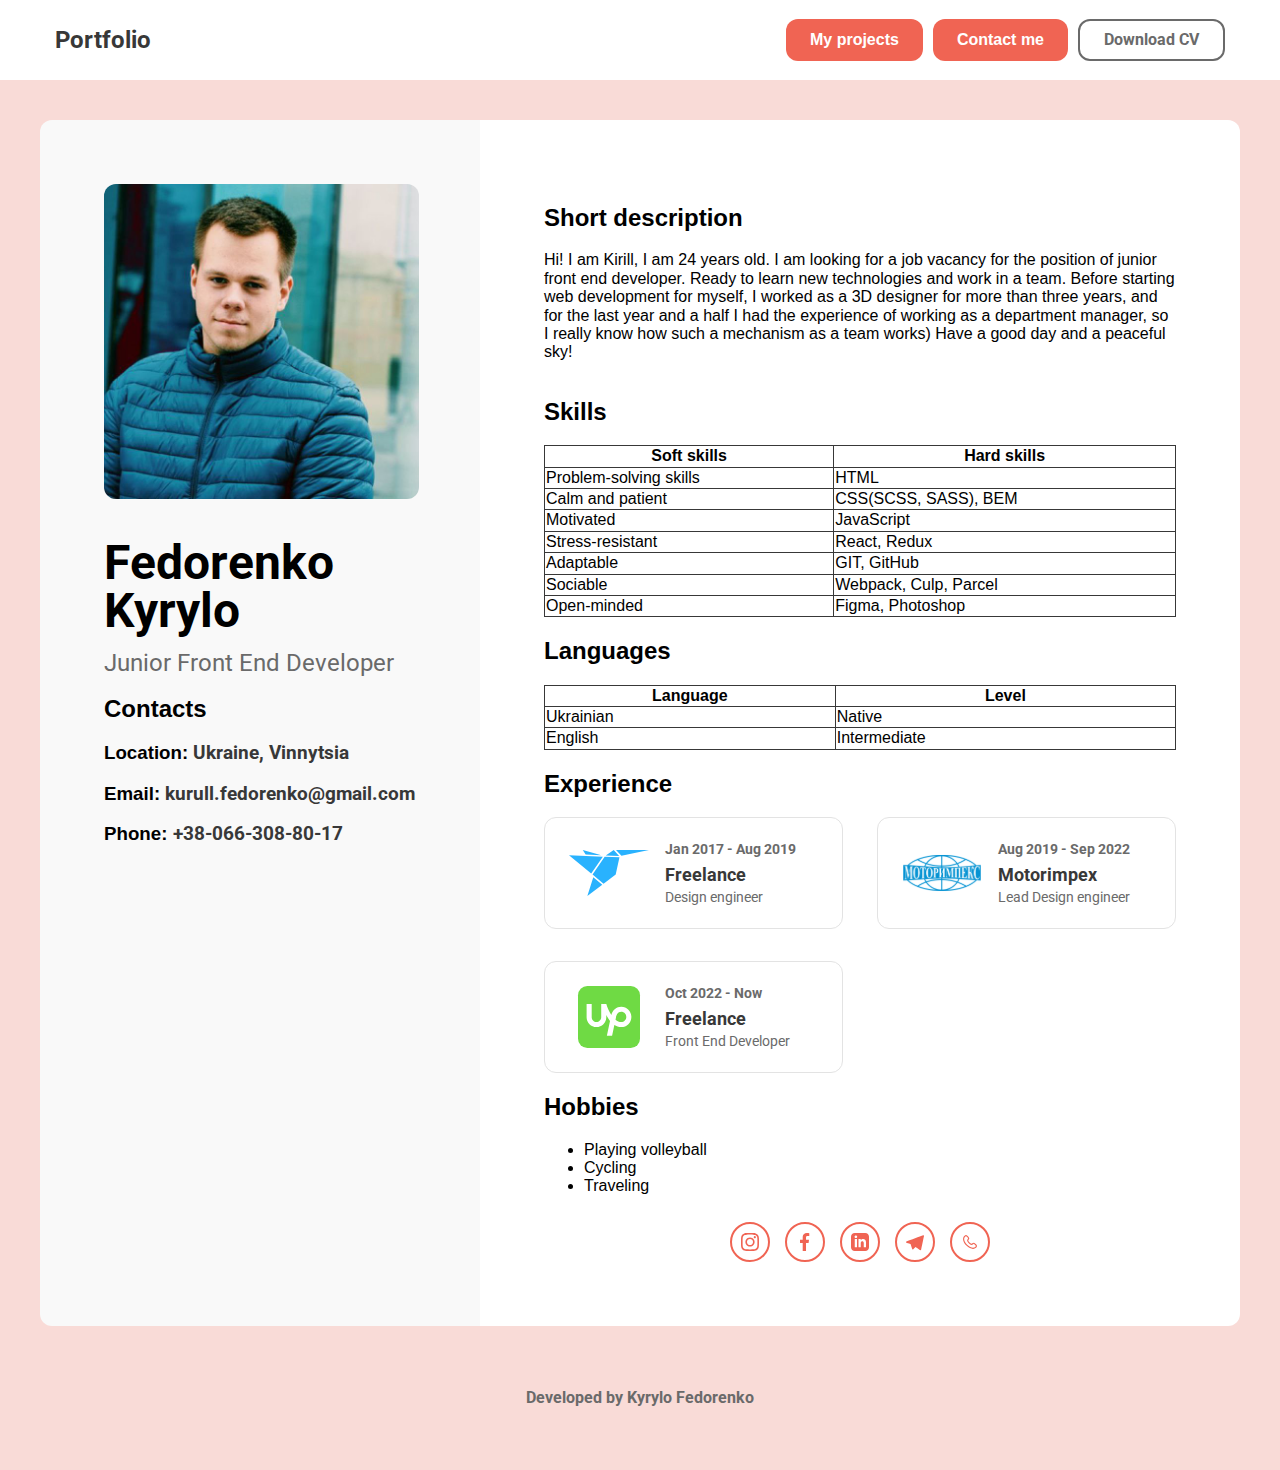
<file: index.html>
<!DOCTYPE html>
<html lang="en">

<head>
	<meta charset="UTF-8" />
	<meta http-equiv="X-UA-Compatible" content="IE=edge" />
	<meta name="viewport" content="width=device-width, initial-scale=1.0" />
	<title>Portfolio</title>

	<!-- CSS imports -->
	<!-- normalize.css must be located at the very beginning of CSS imports list -->
	<link rel="stylesheet" href="assets/css/normalize.css" />
	<link rel="stylesheet" href="assets/css/main.css" />
	<!-- Components styles -->
	<link rel="stylesheet" href="components/page/index.css" />
	<link rel="stylesheet" href="components/header/index.css" />
	<link rel="stylesheet" href="components/content/index.css" />
	<link rel="stylesheet" href="components/avatar/index.css" />
	<link rel="stylesheet" href="components/button/index.css" />
	<link rel="stylesheet" href="components/form/index.css" />
	<link rel="stylesheet" href="components/footer/index.css" />
	<link rel="stylesheet" href="components/link/index.css" />
	<link rel="stylesheet" href="components/card/index.css" />
	<link rel="stylesheet" href="components/modal/index.css" />
	<link rel="stylesheet" href="components/project_card/index.css" />
</head>

<body>
	<!-- Q: Why we don't use all content just inside the body? Why we need this <div> wrapper? -->
	<!-- A: The <body> is just a canvas for us here. And the <div> is used as abstract layer for positioning & stylization ALL THE CONTENT relatively to the body -->
	<div class="page">
		<!-- Header -->
		<header class="header">
			<div class="container header__container">
				<div class="header__page-name">Portfolio</div>

				<!-- Navigation bar -->
				<nav class="header__navigation">
					<ul class="header__navigation-list">
						<li class="header__navigation-list-item">
							<button data-modal='projects' class="button button_primary">
								<span class="button__text">My projects</span>
							</button>
						</li>
						<li class="header__navigation-list-item">
							<button data-modal='social' class="button button_primary">
								<span class="button__text">Contact me</span>
							</button>
						</li>
						<li class="header__navigation-list-item">
							<a class="link" download href="assets/pdf/Kyrylo_Fedorenko.pdf" target="_blank">
								<button class="button button_secondary">
									<span class="button__text">Download CV</span>
								</button>
							</a>
						</li>
					</ul>
				</nav>

			</div>
		</header>
		<!-- Content -->
		<main class="content">
			<div class="container">
				<div class="content-holder">
					<!-- Content aside -->
					<aside class="content-aside">
						<!-- Avatar -->
						<div class="content-aside__avatar">
							<div class="avatar__wrapper">
								<img class="avatar" src="assets/img/avatar_2.jpg" alt="avatar" />
							</div>
						</div>
						<div class="content-aside__name">
							Fedorenko Kyrylo
						</div>
						<div class="content-aside__job-position">
							<span class="job-position">Junior Front End Developer</span>
						</div>
						<div class="content-aside__contacts">
							<h2 class="contacts__title">Contacts</h2>
							<div class="contacts__item">
								<h3>Location: <a class="link" target="_blank"
										href="https://www.google.com/maps/place/%D0%92%D1%96%D0%BD%D0%BD%D0%B8%D1%86%D1%8F,+%D0%92%D1%96%D0%BD%D0%BD%D0%B8%D1%86%D1%8C%D0%BA%D0%B0+%D0%BE%D0%B1%D0%BB%D0%B0%D1%81%D1%82%D1%8C,+%D0%A3%D0%BA%D1%80%D0%B0%D1%97%D0%BD%D0%B0,+21000/@49.2346493,28.3295511,11z/data=!3m1!4b1!4m5!3m4!1s0x472d5b65195a6489:0xcbd4e159eedd74fe!8m2!3d49.233083!4d28.4682169">Ukraine,
										Vinnytsia</a></h3>
								<h3>Email: <a class="link"
										href="mailto:kurull.fedorenko@gmail.com">kurull.fedorenko@gmail.com</a></h3>
								<h3>Phone: <a class="link" href="tel:+380663088017">+38-066-308-80-17</a></h3>
							</div>

						</div>
					</aside>

					<!-- Content main -->
					<main class="content-main">
						<section class="short-description-section">
							<h2>Short description</h2>
							<p>
								Hi! I am Kirill, I am 24 years old. I am looking for a job vacancy for the position of
								junior front end developer. Ready to learn new technologies and work in a team. Before starting
								web development for myself, I worked as a 3D designer for more than three years, and for the
								last year and a half I had the experience of working as a department manager, so I really know
								how such a mechanism as a team works) Have a good day and a peaceful sky!
							</p>
						</section>

						<section class="skills-section">
							<h2>Skills</h2>
							<table class="skills-table">
								<thead>
									<tr>
										<th>Soft skills</th>
										<th>Hard skills</th>
									</tr>
								</thead>
								<tbody>
									<tr>
										<td>Problem-solving skills</td>
										<td>HTML</td>
									</tr>
									<tr>
										<td>Calm and patient</td>
										<td>CSS(SCSS, SASS), BEM</td>
									</tr>
									<tr>
										<td>Motivated</td>
										<td>JavaScript</td>
									</tr>
									<tr>
										<td>Stress-resistant</td>
										<td>React, Redux</td>
									</tr>
									<tr>
										<td>Adaptable</td>
										<td>GIT, GitHub</td>
									</tr>
									<tr>
										<td>Sociable</td>
										<td>Webpack, Culp, Parcel</td>
									</tr>
									<tr>
										<td>Open-minded</td>
										<td>Figma, Photoshop</td>
									</tr>
								</tbody>
							</table>
						</section>

						<section class="skills-section">
							<h2>Languages</h2>
							<table class="skills-table">
								<thead>
									<tr>
										<th>Language</th>
										<th>Level</th>
									</tr>
								</thead>
								<tbody>
									<tr>
										<td>Ukrainian </td>
										<td>Native</td>
									</tr>
									<tr>
										<td>English</td>
										<td>Intermediate</td>
									</tr>
								</tbody>
							</table>
						</section>

						<section class="experience-section">
							<h2>Experience</h2>
							<div class="experience-section__card-container">
								<div class="card">
									<div class="card__logo">
										<img src="assets/img/freelancer-icon.svg" alt="Motor logo">
									</div>
									<div class="card__info">
										<span class="card__info-period">Jan 2017 - Aug 2019</span>
										<span class="card__info-company">Freelance</span>
										<span class="card__info-position">Design engineer</span>
									</div>
								</div>
								<div class="card">
									<div class="card__logo">
										<img src="assets/img/motorlogo.svg" alt="Motor logo">
									</div>
									<div class="card__info">
										<span class="card__info-period">Aug 2019 - Sep 2022</span>
										<span class="card__info-company">Motorimpex</span>
										<span class="card__info-position">Lead Design engineer</span>
									</div>
								</div>
								<div class="card">
									<div class="card__logo">
										<img src="assets/img/upwork-tile.svg" alt="UpWork logo">
									</div>
									<div class="card__info">
										<span class="card__info-period">Oct 2022 - Now</span>
										<span class="card__info-company">Freelance </span>
										<span class="card__info-position">Front End Developer</span>
									</div>
								</div>
							</div>
						</section>

						<section class="hobbies-section">
							<h2>Hobbies</h2>
							<ul>
								<li>Playing volleyball</li>
								<li>Cycling</li>
								<li>Traveling</li>
							</ul>
						</section>

						<section class="social-networks-section">
							<a class="button button_social rounded" href="https://www.instagram.com/kurill_f/" target="_blank">
								<svg class="social-image" width="18" height="18" viewBox="0 0 18 18" fill="none">
									<path
										d="M9 4.37946C9.80357 4.37946 10.567 4.62054 11.2902 5.02232C12.0134 5.42411 12.5759 5.98661 12.9777 6.70982C13.3795 7.43304 13.6205 8.19643 13.6205 9C13.6205 9.84375 13.3795 10.6071 12.9777 11.3304C12.5759 12.0536 12.0134 12.6161 11.2902 13.0179C10.567 13.4196 9.80357 13.6205 9 13.6205C8.15625 13.6205 7.39286 13.4196 6.66964 13.0179C5.94643 12.6161 5.38393 12.0536 4.98214 11.3304C4.58036 10.6071 4.37946 9.84375 4.37946 9C4.37946 8.19643 4.58036 7.43304 4.98214 6.70982C5.38393 5.98661 5.94643 5.42411 6.66964 5.02232C7.39286 4.62054 8.15625 4.37946 9 4.37946ZM9 12.0134C9.80357 12.0134 10.5268 11.7321 11.1295 11.1295C11.692 10.567 12.0134 9.84375 12.0134 9C12.0134 8.19643 11.692 7.47321 11.1295 6.87054C10.5268 6.30804 9.80357 5.98661 9 5.98661C8.15625 5.98661 7.43304 6.30804 6.87054 6.87054C6.26786 7.47321 5.98661 8.19643 5.98661 9C5.98661 9.84375 6.26786 10.567 6.87054 11.1295C7.43304 11.7321 8.15625 12.0134 9 12.0134ZM14.9062 4.17857C14.9062 3.89732 14.7857 3.65625 14.5848 3.41518C14.3438 3.21429 14.1027 3.09375 13.8214 3.09375C13.5 3.09375 13.2589 3.21429 13.058 3.41518C12.817 3.65625 12.7366 3.89732 12.7366 4.17857C12.7366 4.5 12.817 4.74107 13.058 4.94196C13.2589 5.18304 13.5 5.26339 13.8214 5.26339C14.1027 5.26339 14.3438 5.18304 14.5446 4.94196C14.7455 4.74107 14.8661 4.5 14.9062 4.17857ZM17.9598 5.26339C17.9598 6.02679 18 7.27232 18 9C18 10.7679 17.9598 12.0134 17.9196 12.7768C17.8795 13.5402 17.7589 14.183 17.5982 14.7455C17.3571 15.4286 16.9554 16.0312 16.4732 16.5134C15.9911 16.9955 15.3884 17.3571 14.7455 17.5982C14.183 17.7991 13.5 17.9196 12.7366 17.9598C11.9732 18 10.7277 18 9 18C7.23214 18 5.98661 18 5.22321 17.9598C4.45982 17.9196 3.81696 17.7991 3.25446 17.558C2.57143 17.3571 1.96875 16.9955 1.48661 16.5134C1.00446 16.0312 0.642857 15.4286 0.401786 14.7455C0.200893 14.183 0.0803571 13.5402 0.0401786 12.7768C0 12.0134 0 10.7679 0 9C0 7.27232 0 6.02679 0.0401786 5.26339C0.0803571 4.5 0.200893 3.81696 0.401786 3.25446C0.642857 2.61161 1.00446 2.00893 1.48661 1.52679C1.96875 1.04464 2.57143 0.642857 3.25446 0.401786C3.81696 0.241071 4.45982 0.120536 5.22321 0.0803571C5.98661 0.0401786 7.23214 0 9 0C10.7277 0 11.9732 0.0401786 12.7366 0.0803571C13.5 0.120536 14.183 0.241071 14.7455 0.401786C15.3884 0.642857 15.9911 1.04464 16.4732 1.52679C16.9554 2.00893 17.3571 2.61161 17.5982 3.25446C17.7589 3.81696 17.8795 4.5 17.9598 5.26339ZM16.0312 14.3036C16.192 13.8616 16.2723 13.1384 16.3527 12.1339C16.3527 11.5714 16.3929 10.7277 16.3929 9.64286V8.35714C16.3929 7.27232 16.3527 6.42857 16.3527 5.86607C16.2723 4.86161 16.192 4.13839 16.0312 3.69643C15.7098 2.89286 15.1071 2.29018 14.3036 1.96875C13.8616 1.80804 13.1384 1.72768 12.1339 1.64732C11.5312 1.64732 10.6875 1.60714 9.64286 1.60714H8.35714C7.27232 1.60714 6.42857 1.64732 5.86607 1.64732C4.86161 1.72768 4.13839 1.80804 3.69643 1.96875C2.85268 2.29018 2.29018 2.89286 1.96875 3.69643C1.80804 4.13839 1.6875 4.86161 1.64732 5.86607C1.60714 6.46875 1.60714 7.3125 1.60714 8.35714V9.64286C1.60714 10.7277 1.60714 11.5714 1.64732 12.1339C1.6875 13.1384 1.80804 13.8616 1.96875 14.3036C2.29018 15.1473 2.89286 15.7098 3.69643 16.0312C4.13839 16.192 4.86161 16.3125 5.86607 16.3527C6.42857 16.3929 7.27232 16.3929 8.35714 16.3929H9.64286C10.7277 16.3929 11.5714 16.3929 12.1339 16.3527C13.1384 16.3125 13.8616 16.192 14.3036 16.0312C15.1071 15.7098 15.7098 15.1071 16.0312 14.3036Z"
										fill="currentColor" />
								</svg>
							</a>
							<a class="button button_social rounded"
								href="https://www.facebook.com/profile.php?id=100013575042138" target="_blank">
								<svg class="social-image" width="10" height="18" viewBox="0 0 10 18" fill="none">
									<path
										d="M2.70703 18H6.01172V9.94922H8.57812L9 6.75H6.01172V4.53516C6.01172 4.04297 6.08203 3.65625 6.29297 3.41016C6.50391 3.12891 6.96094 2.98828 7.59375 2.98828H9.28125V0.140625C8.64844 0.0703125 7.80469 0 6.82031 0C5.55469 0 4.57031 0.386719 3.83203 1.125C3.05859 1.86328 2.70703 2.88281 2.70703 4.21875V6.75H0V9.94922H2.70703V18Z"
										fill="currentColor" />
								</svg>
							</a>
							<a class="button button_social rounded"
								href="https://www.linkedin.com/in/kyrylo-fedorenko-0b70a3230/" target="_blank">
								<svg class="social-image" width="18" height="18" viewBox="0 0 24 24" fill="none">
									<path
										d="M19 0h-14c-2.761 0-5 2.239-5 5v14c0 2.761 2.239 5 5 5h14c2.762 0 5-2.239 5-5v-14c0-2.761-2.238-5-5-5zm-11 19h-3v-11h3v11zm-1.5-12.268c-.966 0-1.75-.79-1.75-1.764s.784-1.764 1.75-1.764 1.75.79 1.75 1.764-.783 1.764-1.75 1.764zm13.5 12.268h-3v-5.604c0-3.368-4-3.113-4 0v5.604h-3v-11h3v1.765c1.396-2.586 7-2.777 7 2.476v6.759z"
										fill="currentColor" />
								</svg>
							</a>
							<a class="button button_social rounded" href="https://t.me/Kurill0704" target="_blank">
								<svg class="social-image" width="18" height="18" viewBox="0 0 24 24" fill="none">
									<path
										d="M18.384,22.779c0.322,0.228 0.737,0.285 1.107,0.145c0.37,-0.141 0.642,-0.457 0.724,-0.84c0.869,-4.084 2.977,-14.421 3.768,-18.136c0.06,-0.28 -0.04,-0.571 -0.26,-0.758c-0.22,-0.187 -0.525,-0.241 -0.797,-0.14c-4.193,1.552 -17.106,6.397 -22.384,8.35c-0.335,0.124 -0.553,0.446 -0.542,0.799c0.012,0.354 0.25,0.661 0.593,0.764c2.367,0.708 5.474,1.693 5.474,1.693c0,0 1.452,4.385 2.209,6.615c0.095,0.28 0.314,0.5 0.603,0.576c0.288,0.075 0.596,-0.004 0.811,-0.207c1.216,-1.148 3.096,-2.923 3.096,-2.923c0,0 3.572,2.619 5.598,4.062Zm-11.01,-8.677l1.679,5.538l0.373,-3.507c0,0 6.487,-5.851 10.185,-9.186c0.108,-0.098 0.123,-0.262 0.033,-0.377c-0.089,-0.115 -0.253,-0.142 -0.376,-0.064c-4.286,2.737 -11.894,7.596 -11.894,7.596Z"
										fill="currentColor" />
								</svg>
							</a>
							<a class="button button_social rounded" href="tel:+380663088017" target="_blank">
								<svg class="social-image" width="18" height="18" viewBox="0 0 32 32" fill="none">
									<path
										d="M27.308,20.649l-2.2-2.2a3.521,3.521,0,0,0-4.938-.021,2.152,2.152,0,0,1-2.729.267A15.026,15.026,0,0,1,13.3,14.562a2.181,2.181,0,0,1,.284-2.739A3.521,3.521,0,0,0,13.553,6.9l-2.2-2.2a3.514,3.514,0,0,0-4.961,0l-.633.634c-3.3,3.3-3.053,10.238,3.813,17.1,4.14,4.141,8.307,5.875,11.686,5.875a7.5,7.5,0,0,0,5.418-2.061l.634-.634A3.513,3.513,0,0,0,27.308,20.649ZM25.894,24.2l-.634.634c-2.6,2.6-8.339,2.125-14.276-3.813S4.571,9.34,7.171,6.74L7.8,6.107a1.511,1.511,0,0,1,2.133,0l2.2,2.2a1.511,1.511,0,0,1,.021,2.11,4.181,4.181,0,0,0-.531,5.239,17.01,17.01,0,0,0,4.713,4.706,4.179,4.179,0,0,0,5.231-.517,1.512,1.512,0,0,1,2.118.013l2.2,2.2A1.51,1.51,0,0,1,25.894,24.2Z"
										fill="currentColor" />
								</svg>
							</a>
						</section>
					</main>
				</div>
			</div>
		</main>

		<!-- Footer -->
		<footer class="footer">
			<div class="container footer__container">
				<span class="footer__text">Developed by Kyrylo Fedorenko</span>
			</div>
		</footer>

		<div class="overlay">
			<div class="modal" id="projects">
				<div class="modal__close">&times;</div>
				<div class="modal__subtitle">
					<h2>These are my projects, you can click on the card to see them =)</h2>
				</div>
				<div class="modal__descr">
					<a href="https://kurull0704.github.io/marvel_app/" class="project__link link" target="_blank">
						<div class="project">
							<div class="project__logo">
								<img src="assets/img/github-mark.svg" alt="Github logo">
							</div>
							<div class="project__info">
								<span class="project__info-title">Marvel</span>
								<span class="project__info-subtitle">Tools list:</span>
								<ul class="project__info-list">
									<li class="project__info-item">HTML</li>
									<li class="project__info-item">CSS(SCSS)</li>
									<li class="project__info-item">JS</li>
									<li class="project__info-item">React native</li>
								</ul>
							</div>
						</div>
					</a>
					<a href="https://kurull0704.github.io/react-app-employers/" class="project__link link" target="_blank">
						<div class="project">
							<div class="project__logo">
								<img src="assets/img/github-mark.svg" alt="Github logo">
							</div>
							<div class="project__info">
								<span class="project__info-title">Employees app</span>
								<span class="project__info-subtitle">Tools list:</span>
								<ul class="project__info-list">
									<li class="project__info-item">HTML</li>
									<li class="project__info-item">CSS</li>
									<li class="project__info-item">JS</li>
									<li class="project__info-item">React native</li>
								</ul>
							</div>
						</div>
					</a>
					<a href="https://kurull0704.github.io/Rhythm/" class="project__link link" target="_blank">
						<div class="project">
							<div class="project__logo">
								<img src="assets/img/github-mark.svg" alt="Github logo">
							</div>
							<div class="project__info">
								<span class="project__info-title">Rhythm shop</span>
								<span class="project__info-subtitle">Tools list:</span>
								<ul class="project__info-list">
									<li class="project__info-item">HTML</li>
									<li class="project__info-item">CSS</li>
									<li class="project__info-item">JS</li>
								</ul>
							</div>
						</div>
					</a>
					<a href="https://kurull0704.github.io/XiaomiHimo/" class="project__link link" target="_blank">
						<div class="project">
							<div class="project__logo">
								<img src="assets/img/github-mark.svg" alt="Github logo">
							</div>
							<div class="project__info">
								<span class="project__info-title">Xiaomi shop</span>
								<span class="project__info-subtitle">Tools list:</span>
								<ul class="project__info-list">
									<li class="project__info-item">HTML</li>
									<li class="project__info-item">CSS</li>
									<li class="project__info-item">JS</li>
								</ul>
							</div>
						</div>
					</a>
					<a href="https://kurull0704.github.io/bangkok/" class="project__link link" target="_blank">
						<div class="project">
							<div class="project__logo">
								<img src="assets/img/github-mark.svg" alt="Github logo">
							</div>
							<div class="project__info">
								<span class="project__info-title">Bangkok shop</span>
								<span class="project__info-subtitle">Tools list:</span>
								<ul class="project__info-list">
									<li class="project__info-item">HTML</li>
									<li class="project__info-item">CSS</li>
									<li class="project__info-item">JS</li>
								</ul>
							</div>
						</div>
					</a>
					<a href="https://kurull0704.github.io/coolours/" class="project__link link" target="_blank">
						<div class="project">
							<div class="project__logo">
								<img src="assets/img/github-mark.svg" alt="Github logo">
							</div>
							<div class="project__info">
								<span class="project__info-title">Coolours</span>
								<span class="project__info-subtitle">Tools list:</span>
								<ul class="project__info-list">
									<li class="project__info-item">HTML</li>
									<li class="project__info-item">CSS</li>
									<li class="project__info-item">JS</li>
								</ul>
							</div>
						</div>
					</a>
				</div>
			</div>
			<div class="modal" id="social">
				<div class="modal__close">&times;</div>
				<div class="modal__subtitle">
					<h2>These are my contacts, you can click on the icon to contact me =)</h2>
				</div>
				<div class="modal-social__descr">
					<a class="button button_social rounded bs-xl" href="https://www.instagram.com/kurill_f/" target="_blank">
						<svg class="social-image si-xl" viewBox="0 0 18 18" fill="none">
							<path
								d="M9 4.37946C9.80357 4.37946 10.567 4.62054 11.2902 5.02232C12.0134 5.42411 12.5759 5.98661 12.9777 6.70982C13.3795 7.43304 13.6205 8.19643 13.6205 9C13.6205 9.84375 13.3795 10.6071 12.9777 11.3304C12.5759 12.0536 12.0134 12.6161 11.2902 13.0179C10.567 13.4196 9.80357 13.6205 9 13.6205C8.15625 13.6205 7.39286 13.4196 6.66964 13.0179C5.94643 12.6161 5.38393 12.0536 4.98214 11.3304C4.58036 10.6071 4.37946 9.84375 4.37946 9C4.37946 8.19643 4.58036 7.43304 4.98214 6.70982C5.38393 5.98661 5.94643 5.42411 6.66964 5.02232C7.39286 4.62054 8.15625 4.37946 9 4.37946ZM9 12.0134C9.80357 12.0134 10.5268 11.7321 11.1295 11.1295C11.692 10.567 12.0134 9.84375 12.0134 9C12.0134 8.19643 11.692 7.47321 11.1295 6.87054C10.5268 6.30804 9.80357 5.98661 9 5.98661C8.15625 5.98661 7.43304 6.30804 6.87054 6.87054C6.26786 7.47321 5.98661 8.19643 5.98661 9C5.98661 9.84375 6.26786 10.567 6.87054 11.1295C7.43304 11.7321 8.15625 12.0134 9 12.0134ZM14.9062 4.17857C14.9062 3.89732 14.7857 3.65625 14.5848 3.41518C14.3438 3.21429 14.1027 3.09375 13.8214 3.09375C13.5 3.09375 13.2589 3.21429 13.058 3.41518C12.817 3.65625 12.7366 3.89732 12.7366 4.17857C12.7366 4.5 12.817 4.74107 13.058 4.94196C13.2589 5.18304 13.5 5.26339 13.8214 5.26339C14.1027 5.26339 14.3438 5.18304 14.5446 4.94196C14.7455 4.74107 14.8661 4.5 14.9062 4.17857ZM17.9598 5.26339C17.9598 6.02679 18 7.27232 18 9C18 10.7679 17.9598 12.0134 17.9196 12.7768C17.8795 13.5402 17.7589 14.183 17.5982 14.7455C17.3571 15.4286 16.9554 16.0312 16.4732 16.5134C15.9911 16.9955 15.3884 17.3571 14.7455 17.5982C14.183 17.7991 13.5 17.9196 12.7366 17.9598C11.9732 18 10.7277 18 9 18C7.23214 18 5.98661 18 5.22321 17.9598C4.45982 17.9196 3.81696 17.7991 3.25446 17.558C2.57143 17.3571 1.96875 16.9955 1.48661 16.5134C1.00446 16.0312 0.642857 15.4286 0.401786 14.7455C0.200893 14.183 0.0803571 13.5402 0.0401786 12.7768C0 12.0134 0 10.7679 0 9C0 7.27232 0 6.02679 0.0401786 5.26339C0.0803571 4.5 0.200893 3.81696 0.401786 3.25446C0.642857 2.61161 1.00446 2.00893 1.48661 1.52679C1.96875 1.04464 2.57143 0.642857 3.25446 0.401786C3.81696 0.241071 4.45982 0.120536 5.22321 0.0803571C5.98661 0.0401786 7.23214 0 9 0C10.7277 0 11.9732 0.0401786 12.7366 0.0803571C13.5 0.120536 14.183 0.241071 14.7455 0.401786C15.3884 0.642857 15.9911 1.04464 16.4732 1.52679C16.9554 2.00893 17.3571 2.61161 17.5982 3.25446C17.7589 3.81696 17.8795 4.5 17.9598 5.26339ZM16.0312 14.3036C16.192 13.8616 16.2723 13.1384 16.3527 12.1339C16.3527 11.5714 16.3929 10.7277 16.3929 9.64286V8.35714C16.3929 7.27232 16.3527 6.42857 16.3527 5.86607C16.2723 4.86161 16.192 4.13839 16.0312 3.69643C15.7098 2.89286 15.1071 2.29018 14.3036 1.96875C13.8616 1.80804 13.1384 1.72768 12.1339 1.64732C11.5312 1.64732 10.6875 1.60714 9.64286 1.60714H8.35714C7.27232 1.60714 6.42857 1.64732 5.86607 1.64732C4.86161 1.72768 4.13839 1.80804 3.69643 1.96875C2.85268 2.29018 2.29018 2.89286 1.96875 3.69643C1.80804 4.13839 1.6875 4.86161 1.64732 5.86607C1.60714 6.46875 1.60714 7.3125 1.60714 8.35714V9.64286C1.60714 10.7277 1.60714 11.5714 1.64732 12.1339C1.6875 13.1384 1.80804 13.8616 1.96875 14.3036C2.29018 15.1473 2.89286 15.7098 3.69643 16.0312C4.13839 16.192 4.86161 16.3125 5.86607 16.3527C6.42857 16.3929 7.27232 16.3929 8.35714 16.3929H9.64286C10.7277 16.3929 11.5714 16.3929 12.1339 16.3527C13.1384 16.3125 13.8616 16.192 14.3036 16.0312C15.1071 15.7098 15.7098 15.1071 16.0312 14.3036Z"
								fill="currentColor" />
						</svg>
					</a>
					<a class="button button_social rounded bs-xl"
						href="https://www.facebook.com/profile.php?id=100013575042138" target="_blank">
						<svg class="social-image si-xl" viewBox="0 0 10 18" fill="none">
							<path
								d="M2.70703 18H6.01172V9.94922H8.57812L9 6.75H6.01172V4.53516C6.01172 4.04297 6.08203 3.65625 6.29297 3.41016C6.50391 3.12891 6.96094 2.98828 7.59375 2.98828H9.28125V0.140625C8.64844 0.0703125 7.80469 0 6.82031 0C5.55469 0 4.57031 0.386719 3.83203 1.125C3.05859 1.86328 2.70703 2.88281 2.70703 4.21875V6.75H0V9.94922H2.70703V18Z"
								fill="currentColor" />
						</svg>
					</a>
					<a class="button button_social rounded bs-xl"
						href="https://www.linkedin.com/in/kyrylo-fedorenko-0b70a3230/" target="_blank">
						<svg class="social-image si-xl" viewBox="0 0 24 24" fill="none">
							<path
								d="M19 0h-14c-2.761 0-5 2.239-5 5v14c0 2.761 2.239 5 5 5h14c2.762 0 5-2.239 5-5v-14c0-2.761-2.238-5-5-5zm-11 19h-3v-11h3v11zm-1.5-12.268c-.966 0-1.75-.79-1.75-1.764s.784-1.764 1.75-1.764 1.75.79 1.75 1.764-.783 1.764-1.75 1.764zm13.5 12.268h-3v-5.604c0-3.368-4-3.113-4 0v5.604h-3v-11h3v1.765c1.396-2.586 7-2.777 7 2.476v6.759z"
								fill="currentColor" />
						</svg>
					</a>
					<a class="button button_social rounded bs-xl" href="https://t.me/Kurill0704" target="_blank">
						<svg class="social-image si-xl" viewBox="0 0 24 24" fill="none">
							<path
								d="M18.384,22.779c0.322,0.228 0.737,0.285 1.107,0.145c0.37,-0.141 0.642,-0.457 0.724,-0.84c0.869,-4.084 2.977,-14.421 3.768,-18.136c0.06,-0.28 -0.04,-0.571 -0.26,-0.758c-0.22,-0.187 -0.525,-0.241 -0.797,-0.14c-4.193,1.552 -17.106,6.397 -22.384,8.35c-0.335,0.124 -0.553,0.446 -0.542,0.799c0.012,0.354 0.25,0.661 0.593,0.764c2.367,0.708 5.474,1.693 5.474,1.693c0,0 1.452,4.385 2.209,6.615c0.095,0.28 0.314,0.5 0.603,0.576c0.288,0.075 0.596,-0.004 0.811,-0.207c1.216,-1.148 3.096,-2.923 3.096,-2.923c0,0 3.572,2.619 5.598,4.062Zm-11.01,-8.677l1.679,5.538l0.373,-3.507c0,0 6.487,-5.851 10.185,-9.186c0.108,-0.098 0.123,-0.262 0.033,-0.377c-0.089,-0.115 -0.253,-0.142 -0.376,-0.064c-4.286,2.737 -11.894,7.596 -11.894,7.596Z"
								fill="currentColor" />
						</svg>
					</a>
					<a class="button button_social rounded bs-xl" href="tel:+380663088017" target="_blank">
						<svg class="social-image si-xl" viewBox="0 0 32 32" fill="none">
							<path
								d="M27.308,20.649l-2.2-2.2a3.521,3.521,0,0,0-4.938-.021,2.152,2.152,0,0,1-2.729.267A15.026,15.026,0,0,1,13.3,14.562a2.181,2.181,0,0,1,.284-2.739A3.521,3.521,0,0,0,13.553,6.9l-2.2-2.2a3.514,3.514,0,0,0-4.961,0l-.633.634c-3.3,3.3-3.053,10.238,3.813,17.1,4.14,4.141,8.307,5.875,11.686,5.875a7.5,7.5,0,0,0,5.418-2.061l.634-.634A3.513,3.513,0,0,0,27.308,20.649ZM25.894,24.2l-.634.634c-2.6,2.6-8.339,2.125-14.276-3.813S4.571,9.34,7.171,6.74L7.8,6.107a1.511,1.511,0,0,1,2.133,0l2.2,2.2a1.511,1.511,0,0,1,.021,2.11,4.181,4.181,0,0,0-.531,5.239,17.01,17.01,0,0,0,4.713,4.706,4.179,4.179,0,0,0,5.231-.517,1.512,1.512,0,0,1,2.118.013l2.2,2.2A1.51,1.51,0,0,1,25.894,24.2Z"
								fill="currentColor" />
						</svg>
					</a>
				</div>
			</div>
		</div>
	</div>
	<script src="assets/js/jquery-3.6.3.min.js"></script>
	<script src="assets/js/script.js"></script>
</body>

</html>
</file>
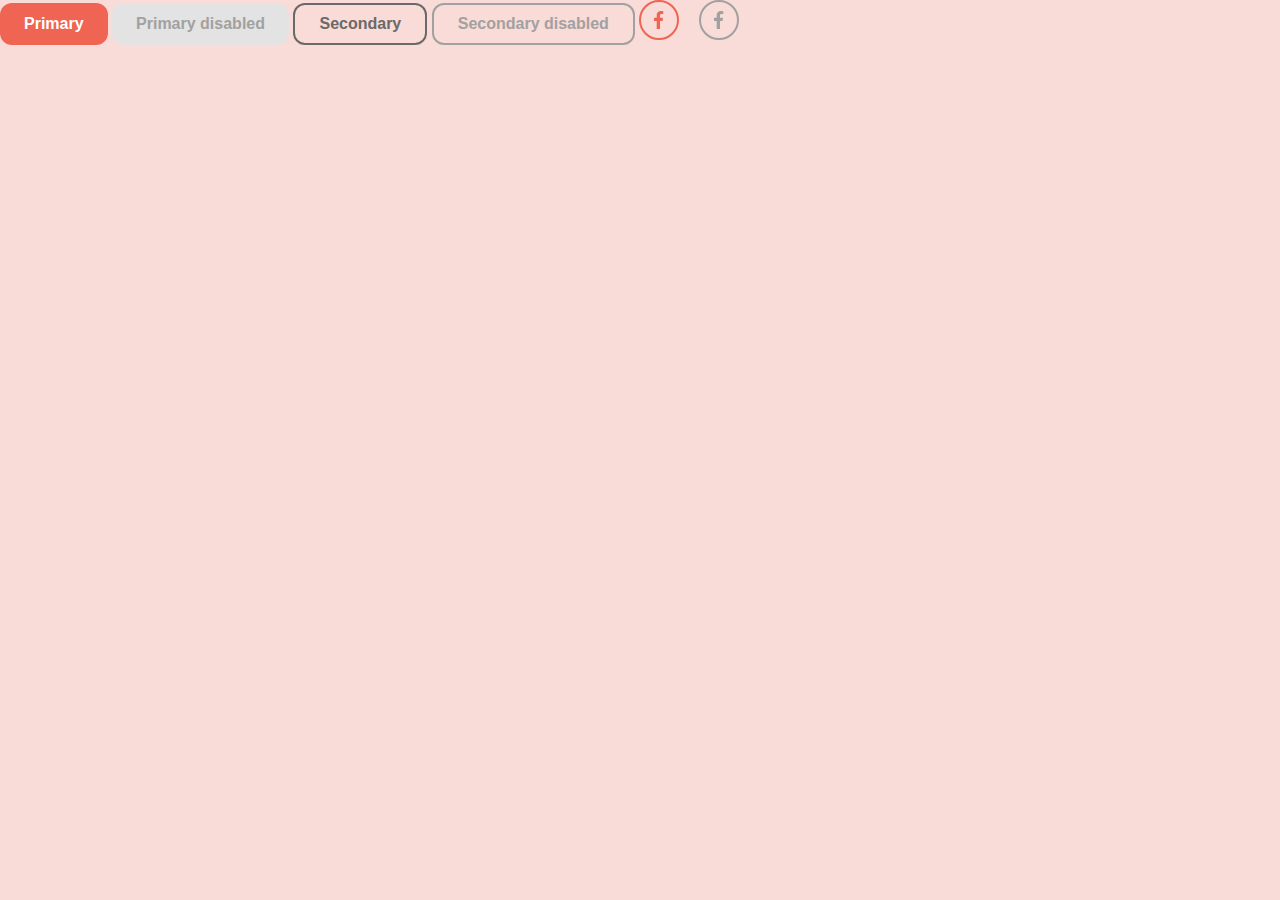
<file: components/button/index.html>
<!DOCTYPE html>
<html lang="en">
<head>
    <meta charset="UTF-8">
    <meta http-equiv="X-UA-Compatible" content="IE=edge">
    <meta name="viewport" content="width=device-width, initial-scale=1.0">
    <title>Document</title>
    <link rel="stylesheet" href="../../assets/css/normalize.css">
    <link rel="stylesheet" href="../../assets/css/main.css">
    <link rel="stylesheet" href="index.css">
</head>
    <body>

        <!-- Buttons -->

        <button class="button button_primary">
            <span class="button__text">Primary</span>
        </button>
        <button class="button button_primary" disabled>
            <span class="button__text">Primary disabled</span>
        </button>
        <button class="button button_secondary">
            <span class="button__text">Secondary</span>
        </button>
        <button class="button button_secondary" disabled>
            <span class="button__text">Secondary disabled</span>
        </button>
        
        <!-- Buttons Social -->

        <a class="button button_social rounded" href="#">
            <svg class="social-image" width="10" height="18" viewBox="0 0 10 18" fill="none">
                <path
                    d="M2.70703 18H6.01172V9.94922H8.57812L9 6.75H6.01172V4.53516C6.01172 4.04297 6.08203 3.65625 6.29297 3.41016C6.50391 3.12891 6.96094 2.98828 7.59375 2.98828H9.28125V0.140625C8.64844 0.0703125 7.80469 0 6.82031 0C5.55469 0 4.57031 0.386719 3.83203 1.125C3.05859 1.86328 2.70703 2.88281 2.70703 4.21875V6.75H0V9.94922H2.70703V18Z"
                    fill="currentColor"
                />
            </svg>
        </a>
        <a class="button button_social button_social_disabled rounded disabled" href="#">
            <svg class="social-image" width="10" height="18" viewBox="0 0 10 18" fill="currentColor">
                <path
                    d="M2.70703 18H6.01172V9.94922H8.57812L9 6.75H6.01172V4.53516C6.01172 4.04297 6.08203 3.65625 6.29297 3.41016C6.50391 3.12891 6.96094 2.98828 7.59375 2.98828H9.28125V0.140625C8.64844 0.0703125 7.80469 0 6.82031 0C5.55469 0 4.57031 0.386719 3.83203 1.125C3.05859 1.86328 2.70703 2.88281 2.70703 4.21875V6.75H0V9.94922H2.70703V18Z"
                    fill="currentColor"
                />
            </svg>
        </a>
    </body>
</html>
</file>
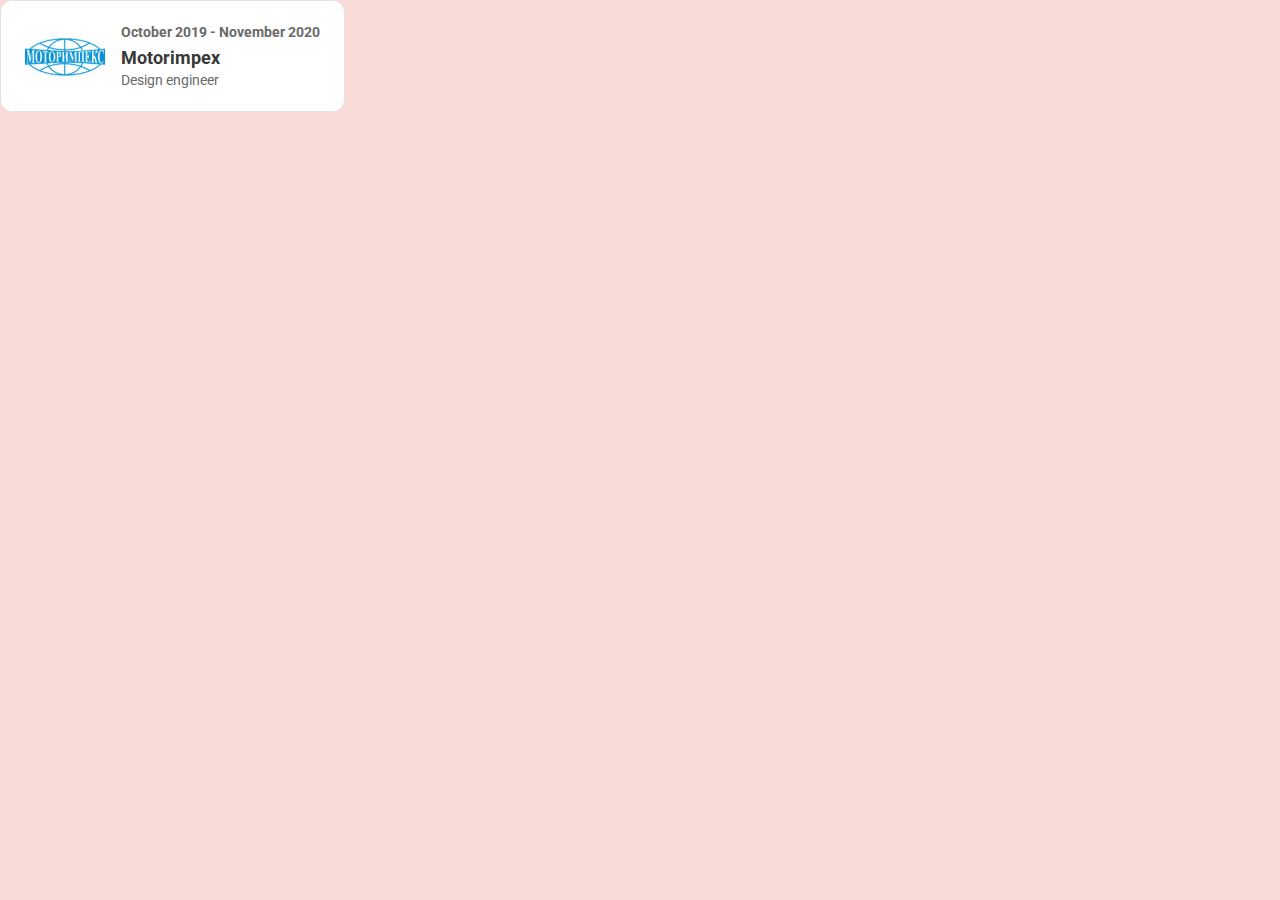
<file: components/card/index.html>
<!DOCTYPE html>
<html lang="en">
<head>
    <meta charset="UTF-8">
    <meta http-equiv="X-UA-Compatible" content="IE=edge">
    <meta name="viewport" content="width=device-width, initial-scale=1.0">
    <title>Experience card</title>
    <link rel="stylesheet" href="../../assets/css/normalize.css">
    <link rel="stylesheet" href="../../assets/css/main.css">
    <link rel="stylesheet" href="index.css">
</head>
    <body>
        <!-- Experience card -->
        <div class="card">
            <div class="card__logo">
                <img src="../../assets/img/motorlogo.svg" alt="Motor logo">
            </div>
            <div class="card__info">
                <span class="card__info-period">October 2019 - November 2020</span>
                <span class="card__info-company">Motorimpex</span>
                <span class="card__info-position">Design engineer</span>
            </div>
        </div>
    </body>
</html>
</file>
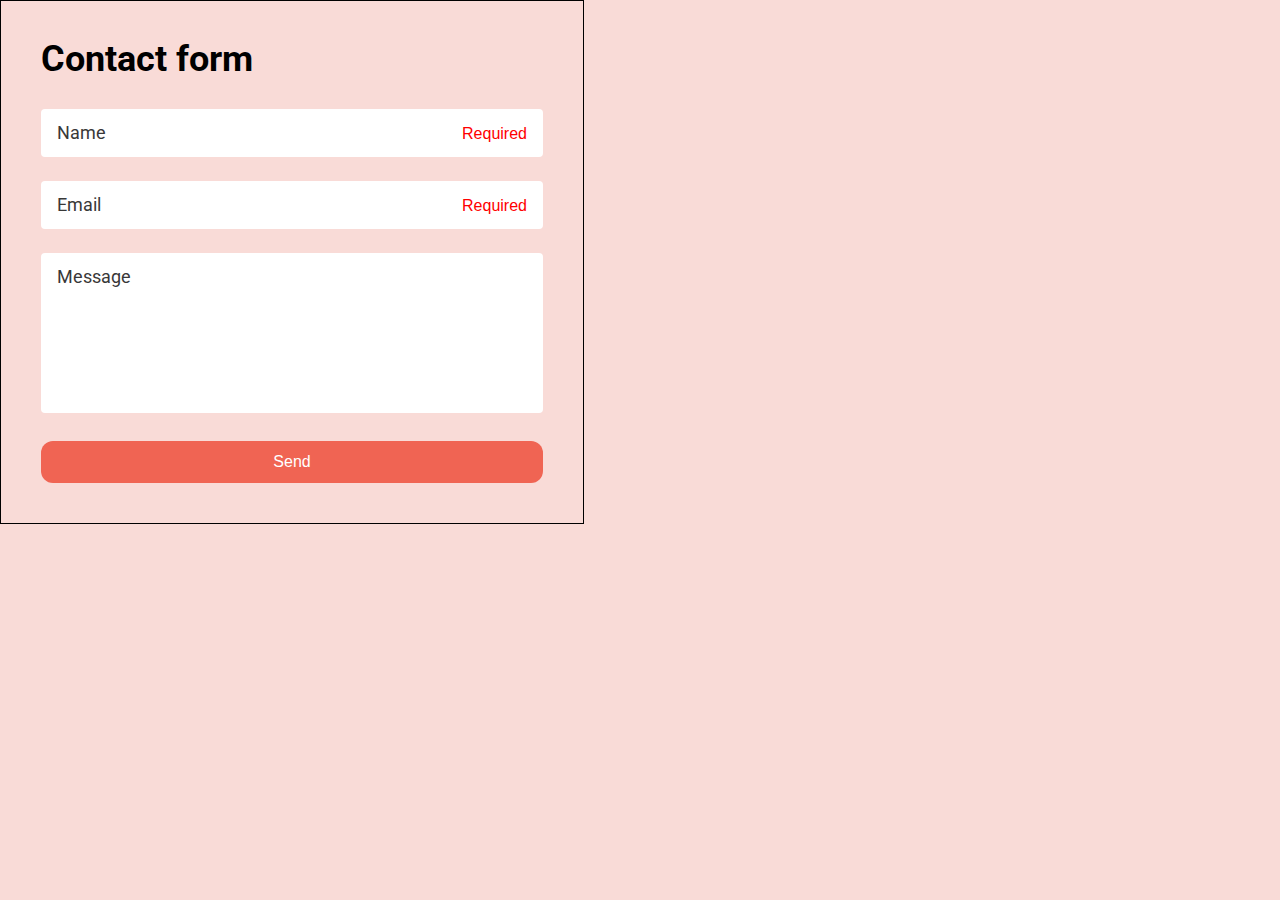
<file: components/form/index.html>
<!DOCTYPE html>
<html lang="en">
    <head>
        <meta charset="UTF-8" />
        <meta http-equiv="X-UA-Compatible" content="IE=edge" />
        <meta name="viewport" content="width=device-width, initial-scale=1.0" />
        <title>Document</title>
        <link rel="stylesheet" href="../../assets/css/normalize.css" />
        <link rel="stylesheet" href="../../assets/css/main.css" />
        <link rel="stylesheet" href="../button/index.css" />
        <link rel="stylesheet" href="index.css" />
    </head>

    <body
        style="
            width: 584px;
            height: auto;
            padding: 40px;
            border: 1px solid black;
        "
    >
        <h2
            style="
                margin: 0;
                font-family: Roboto;
                font-style: normal;
                font-weight: bold;
                font-size: 36px;
                line-height: 100%;
                padding-bottom: 32px;
            "
        >
            Contact form
        </h2>

        <!-- The <form> tag represents a low-level tool for sending GET/POST HTTP requests -->
        <form class="form" method="POST">
            <div class="form-item">
                <label class="input__label">
                    <input
                        class="input"
                        id="name"
                        type="text"
                        name="name"
                        placeholder="Name"
                        required
                        autofocus
                        autocapitalize="words"
                        minlength="2"
                        maxlength="50"
                    />
                    <span class="input__label-message"></span>
                </label>
            </div>

            <div class="form-item">
                <label class="input__label">
                    <input
                        class="input"
                        id="email"
                        type="email"
                        name="email"
                        placeholder="Email"
                        required
                    />
                    <span class="input__label-message"></span>
                </label>
            </div>

            <div class="form-item">
                <label class="input__label">
                    <textarea
                        class="input textarea"
                        name="text"
                        placeholder="Message"
                        rows="8"
                        minlength="30"
                        maxlength="400"
                    ></textarea>
                </label>
            </div>

            <!-- For submitting the entire form with its all filled inputs, there are should be placed type="submit" for main button -->
            <button class="button button_primary" type="submit">Send</button>
        </form>
    </body>
</html>
</file>
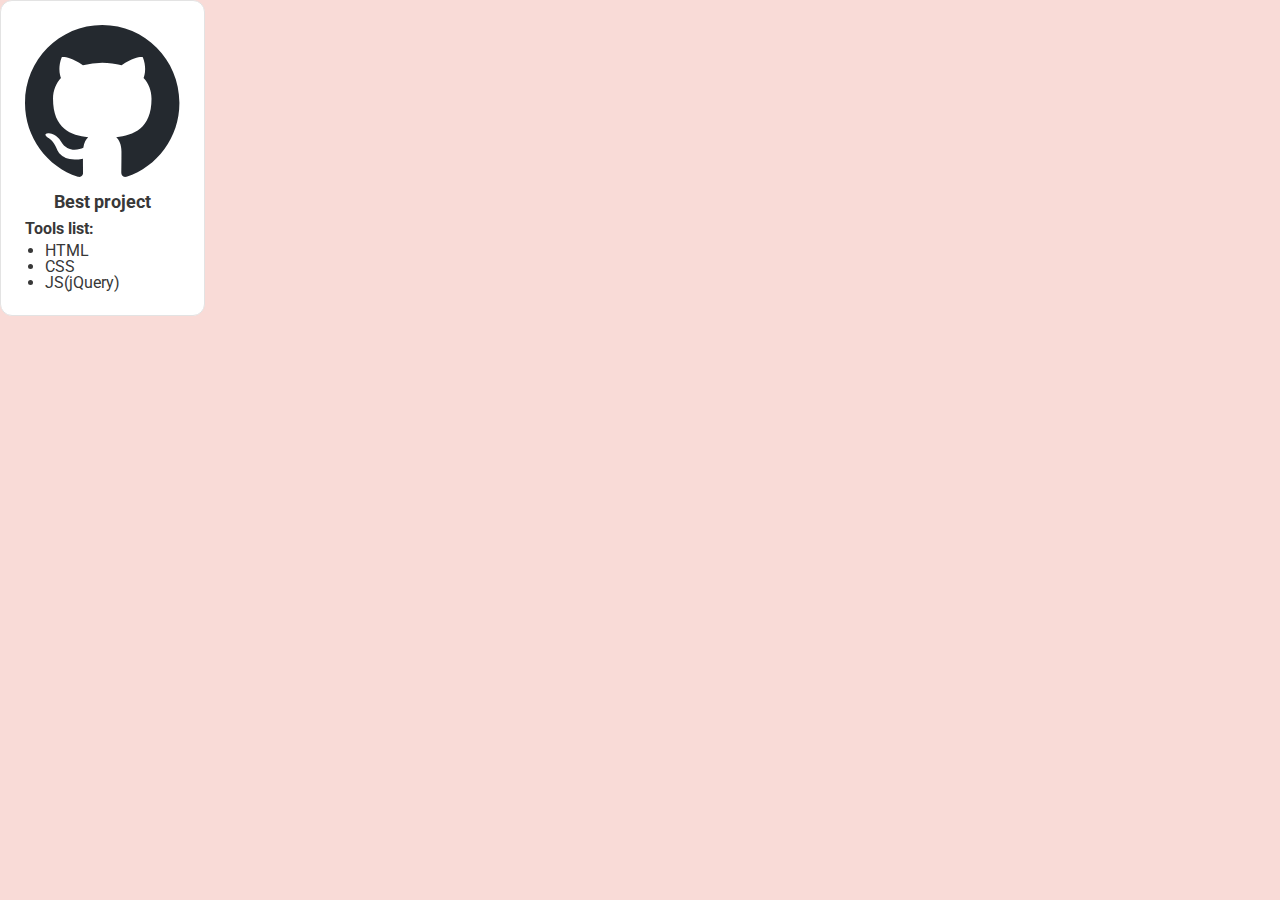
<file: components/project_card/index.html>
<!DOCTYPE html>
<html lang="en">
<head>
    <meta charset="UTF-8">
    <meta http-equiv="X-UA-Compatible" content="IE=edge">
    <meta name="viewport" content="width=device-width, initial-scale=1.0">
    <title>Experience card</title>
    <link rel="stylesheet" href="../../assets/css/normalize.css">
    <link rel="stylesheet" href="../../assets/css/main.css">
    <link rel="stylesheet" href="../link/index.css">
    <link rel="stylesheet" href="index.css">
</head>
    <body>
        <!-- Experience card -->
        <a href="https://www.google.com/" class="project__link link" target="_blank">
            <div class="project">
                <div class="project__logo">
                    <img src="../../assets/img/github-mark.svg" alt="Github logo">
                </div>
                <div class="project__info">
                    <span class="project__info-title">Best project</span>
                    <span class="project__info-subtitle">Tools list:</span>
                    <ul class="project__info-list">
                        <li class="project__info-item">HTML</li>
                        <li class="project__info-item">CSS</li>
                        <li class="project__info-item">JS(jQuery)</li>
                    </ul>
                </div>
            </div>
            </a>
    </body>
</html>
</file>
<file: assets/css/main.css>
@import url(../fonts/fonts.css);

/* Common root variables */
:root {
	--white: #fff;
	--light-gray-tint-0: #F9F9F9;
	--light-gray-tint-1: #E3E3E3;
	--light-gray-tint-2: #A1A1A1;
	--gray: #6A6A6A;
	--black: #383838;
	--pale-orange: #F9DBD7;
	--light-orange: #F69A8F;
	--primary-orange: #F06453;
	--dark-orange: #C35143;
	--blue: #65B5FF;
}

/* Apply styles to all elements */
* {
	box-sizing: border-box;
	/* говорит браузеру учитывать любые границы и внутренние отступы в значениях, которые вы указываете в ширине и высоте элемента */
}

html,
body {
	height: 100%;
	font-family: 'Inter', sans-serif;
	font-size: 16px;
	/* 'rem' unit gets its size from here, related to this value */
	background-color: var(--pale-orange);
}

main {
	flex-grow: 1;
	/* Fill rest of empty body */
}

/* Common content wrapper */
.container {
	margin: 0 auto;
	max-width: 1230px;
	/* 1200px - width, 30px - paddings */
	padding: 0 15px;
	height: 100%;
}

.fullwidth {
	width: 100% !important;
}

.rounded {
	border-radius: 50% !important;
}

.disabled {
	pointer-events: none !important;
	cursor: default !important;
}

th,
/* th - thead column */
td,
/* td - tbody column */
table {
	border: 1px solid var(--black);
	border-collapse: collapse;
}

button,
button:active,
button:focus {
	outline: none;
}
</file>
<file: components/page/index.css>
.page {
    display: flex;
    flex-direction: column;
    align-content: space-between;
    height: 100%;
}
</file>
<file: components/header/index.css>
.header {
    position: sticky;
    top: 0;
    height: 80px;
    min-height: 80px;
    background-color: var(--white);
    margin-bottom: 40px;
}

.header__container {
    display: flex;
    width: 1200px;
    margin: 0 auto;
    align-items: center;
}

.header__page-name {
    font-family: Roboto;
    font-style: normal;
    font-weight: bold;
    font-size: 24px;
    line-height: 100%;
    color: var( --black ); 
    display: flex;
    align-items: center;
}

.header__navigation {
    display: flex;
    align-items: center;
    flex-grow: 1;
}

.header__navigation-list {
    display: flex;
    justify-content: end;
    align-items: center;
    flex-grow: 1;
    list-style: none;
    padding: 0;
    margin: 0;
}

.header__navigation-list-item {
    margin-left: 10px;
}
</file>
<file: components/content/index.css>
.content {
    background-color: var(--blueviolet);
}

.content-holder {
    display: flex;
    height: 100%;
    border-radius: 12px;
    overflow: hidden;
}

/* Content aside */

.content-aside {
    width: 440px;
    min-width: 440px;
    background-color: var( --light-gray-tint-0 );
    display: flex;
    flex-direction: column;
    padding: 64px;
}

.content-aside__avatar {
    width: 315px;
    padding-bottom: 40px;
}

.content-aside__avatar img {
    border-radius: 12px;
}

.content-aside__name {
    font-family: Roboto;
    font-style: normal;
    font-weight: bold;
    font-size: 48px;
    line-height: 100%;
    padding-bottom: 16px;
}

.content-aside__job-position {
    font-family: Roboto;
    font-style: normal;
    font-weight: normal;
    font-size: 24px;
    line-height: 100%;
    color: var( --gray );
}

/* Content main */

.content-main {
    max-width: 760px;
    padding: 64px;
    display: flex;
    flex-direction: column;
    background-color: var( --white );
}

.short-description-section {
}

.skills-section {
    height: auto;
}

.skills-table {
    width: 100%;
}

.experience-section {
}

.experience-section__card-container {
    display: flex;
    justify-content: space-between;
    gap: 32px;
    flex-wrap: wrap;
}

.card__logo img {
    width: 100%;
    height: 100%;
}

.hobbies-section {
}

.social-networks-section {
    display: flex;
    justify-content: center;
    align-items: flex-end;
    width: 100%;
    height: 100%;
}

.social-networks-section {
    margin-top: 10px;
}
</file>
<file: components/avatar/index.css>
.avatar {
    width: 100%;
}

/* This wrapper books the space for img on the page even though img won't be loaded */
.avatar__wrapper {
    width: 100%;
    height: 0;
    padding-bottom: 100%;
}
</file>
<file: components/button/index.css>
.button {
	height: 42px;
	min-height: 40px;
	padding: 0 24px;
	cursor: pointer;
	border: none;
	border-radius: 12px;
	display: inline-block;
}

.button__text {
	text-align: center;
	font-style: normal;
	font-weight: bold;
	font-size: 16px;
	line-height: 100%;
}

.button:active {
	transition: ease-in;
	transition-duration: 100ms;
}

.button:disabled {
	pointer-events: none;
	/* Disables pointer state of cursor */
}

/* Button Primary */

.button_primary {
	background-color: var(--primary-orange);
	color: var(--white);
}

.button_primary:hover {
	background-color: var(--light-orange);
}

.button_primary:active {
	background-color: var(--dark-orange);
}

.button_primary:disabled {
	background-color: var(--light-gray-tint-1);
	color: var(--light-gray-tint-2);
}

/* Button Secondary */

.button_secondary {
	border: 2px solid var(--gray);
	color: var(--gray);
	background-color: transparent;
}

.button_secondary:hover {
	background-color: var(--gray);
	color: var(--white);
}

.button_secondary:active {
	border: 2px solid var(--black);
	background-color: var(--black);
	color: var(--white);
}

.button_secondary:disabled {
	border: 2px solid var(--light-gray-tint-2);
	color: var(--light-gray-tint-2);
}

/* Button Social */

.button_social {
	/* <a> */
	height: 40px;
	width: 40px;
	border: 2px solid var(--primary-orange);
	padding: 0;
	display: inline-flex;
	color: var(--primary-orange);
}

.bs-xl {
	height: 80px;
	width: 80px;
}

.button_social_disabled {
	border: 2px solid var(--light-gray-tint-2);
	color: var(--light-gray-tint-2);
}

.social-image {
	/* <svg> */
	margin: auto;
	max-width: 18px;
	max-height: 18px;
}

.si-xl {
	max-width: 36px;
	max-height: 36px;
}

.button_social:hover {
	background-color: var(--primary-orange);
}

.button_social:hover .social-image {
	color: var(--white);
}

.button_social:active {
	background-color: var(--dark-orange);
	border: 2px solid var(--dark-orange);
}

.button_social:active .social-image {
	color: var(--white);
}

.button_social:not(:last-child) {
	margin-right: 15px;
}
</file>
<file: components/form/index.css>
.form {
    display: flex;
    flex-direction: column;
    margin: 0 auto;
}

.form-item {
    margin-bottom: 24px;
}

.form-item:last-child {
    margin-bottom: 40px;
}

.input {
    width: 100%;
    min-width: 143px;
    max-height: 48px;
    padding: 12px 16px;
    border: 1px solid var(--grey-1);
    border-radius: 4px;
    color: var(--black);
    background-color: var(--white);
    font-family: Roboto;
    font-style: normal;
    font-weight: normal;
    font-size: 18px;
    line-height: 24px;
}

.input:focus {
    outline: none;
    border: 1px solid var(--blue-3);
}

.input::placeholder {
    color: var(--grey-2);
}

/* TODO: Implement status classes like 'input_success', 'input_required' that will be handled with JS, instead of pseudoclasses */

.input__label {
    position: relative;
}

.input__label-message::after {
    position: absolute;
    right: 16px;
    top: 50%; /* Transform positioning related to RELATIVE */
    transform: translateY(-50%); /* Transform positioning related to ITSELF */
    content: '';
    visibility: hidden;
}

.input:valid + .input__label-message::after {
    content: 'Success';
    visibility: visible;
    color: blue;
}

.input:invalid + .input__label-message::after {
    content: 'Required';
    visibility: visible;
    color: red;
}

.textarea {
    max-height: 160px;
    resize: none;
}
</file>
<file: components/footer/index.css>
.footer {
    display: flex;
    color: var( --gray );
    padding: 64px 0;
}

.footer__container {
    display: flex;
    align-items: center;
}

.footer__text {
    text-align: center;
    font-family: Roboto;
    font-style: normal;
    font-weight: bold;
    font-size: 16px;
    line-height: 100%;
}
</file>
<file: components/link/index.css>
.link {
    font-family: Roboto;
    text-decoration: none;
    color: var( --black );
    display: inline-block;
    line-height: 1; /* 1 = 100% - equals font-size */
}

.link:hover {
    color: var( --primary-orange );
}

.link:active {
    color: var( --dark-orange );
}

.link_disabled {
    color: var( --light-gray-tint-2 );
    pointer-events: none;
}

.link__text {
    font-style: normal;
    font-weight: bold;
    font-size: 16px;
    line-height: 100%;
    display: inline-block;
    text-align: center;
}
</file>
<file: components/card/index.css>
.card {
    min-width: 299px;
    height: 112px;
    padding: 24px;
    border: 1px solid var( --light-gray-tint-1 );
    border-radius: 12px;
    background-color: var( --white );
    display: inline-flex;
    cursor: pointer;
}

.card:hover {
    border-color: transparent;
    outline: 2px solid var( --primary-orange );
    outline-offset: -2px;
}

.card__logo {
    max-width: 80px;
    min-width: 80px;
    height: 100%;
    margin-right: 16px;
}

.card__info {
    display: flex;
    flex-direction: column; 
    width: 100%;
}

.card__info-period {
    color: var( --gray );
    font-family: Roboto;
    font-style: normal;
    font-weight: bold;
    font-size: 14px;
    line-height: 100%;
    flex-grow: 1; /* takes all empty space */
}

.card__info-company {
    color: var( --black );
    font-family: Roboto;
    font-style: normal;
    font-weight: bold;
    font-size: 18px;
    line-height: 100%;
    margin-bottom: 6px;
}

.card__info-position {
    color: var( --gray );
    font-family: Roboto;
    font-style: normal;
    font-weight: normal;
    font-size: 14px;
    line-height: 100%;
}
</file>
<file: components/modal/index.css>
.overlay {
	display: none;
	position: fixed;
	width: 100%;
	height: 100%;
	top: 0;
	background-color: rgba(0, 0, 0, .56);
}

.modal {
	display: none;
	position: absolute;
	top: 50%;
	left: 50%;
	transform: translate(-50%, -50%);
	min-width: 380px;
	min-height: 250px;
	background-color: #f2f2f2;
	padding: 40px;
	border-radius: 12px;
}

.modal__subtitle {
	display: flex;
	justify-content: space-between;
	align-items: center;

}

.modal__close {
	font-size: 24px;
	line-height: 24px;
	cursor: pointer;
	position: absolute;
	top: 20px;
	right: 25px;
}

#projects {
	display: none;
}


.modal__descr {
	display: grid;
	grid-template-columns: 1fr 1fr 1fr;
	gap: 10px;
}

.modal-social__descr {
	display: flex;
	justify-content: space-around;
}
</file>
<file: components/project_card/index.css>
.project {
	min-width: 200px;
	min-height: 200px;
	height: 100%;
	padding: 24px;
	border: 1px solid var(--light-gray-tint-1);
	border-radius: 12px;
	background-color: var(--white);
	display: flex;
	flex-direction: column;
	cursor: pointer;
}

.project:hover {
	border-color: transparent;
	outline: 2px solid var(--primary-orange);
	outline-offset: -2px;
}

.project__logo {
	overflow: hidden;
	width: 100%;
	height: 152px;
	margin-bottom: 16px;
	display: flex;
	justify-content: center;
}

.project__logo img {
	height: 100%;
}

.project__info {
	display: flex;
	flex-direction: column;
	width: 100%;
}

.project__info-title {
	text-align: center;
	color: var(--black);
	font-family: Roboto;
	font-style: normal;
	font-weight: bold;
	font-size: 18px;
	line-height: 100%;
	margin-bottom: 10px;
}

.project__info-subtitle {
	color: var(--black);
	font-family: Roboto;
	font-style: normal;
	font-weight: bold;
	font-size: 16px;
	line-height: 100%;
	margin-bottom: 6px;
}

.project__info-list {
	color: var(--black);
	font-family: Roboto;
	font-style: normal;
	font-weight: normal;
	font-size: 16px;
	line-height: 100%;
	padding-left: 20px;
	margin: 0;
}
</file>
